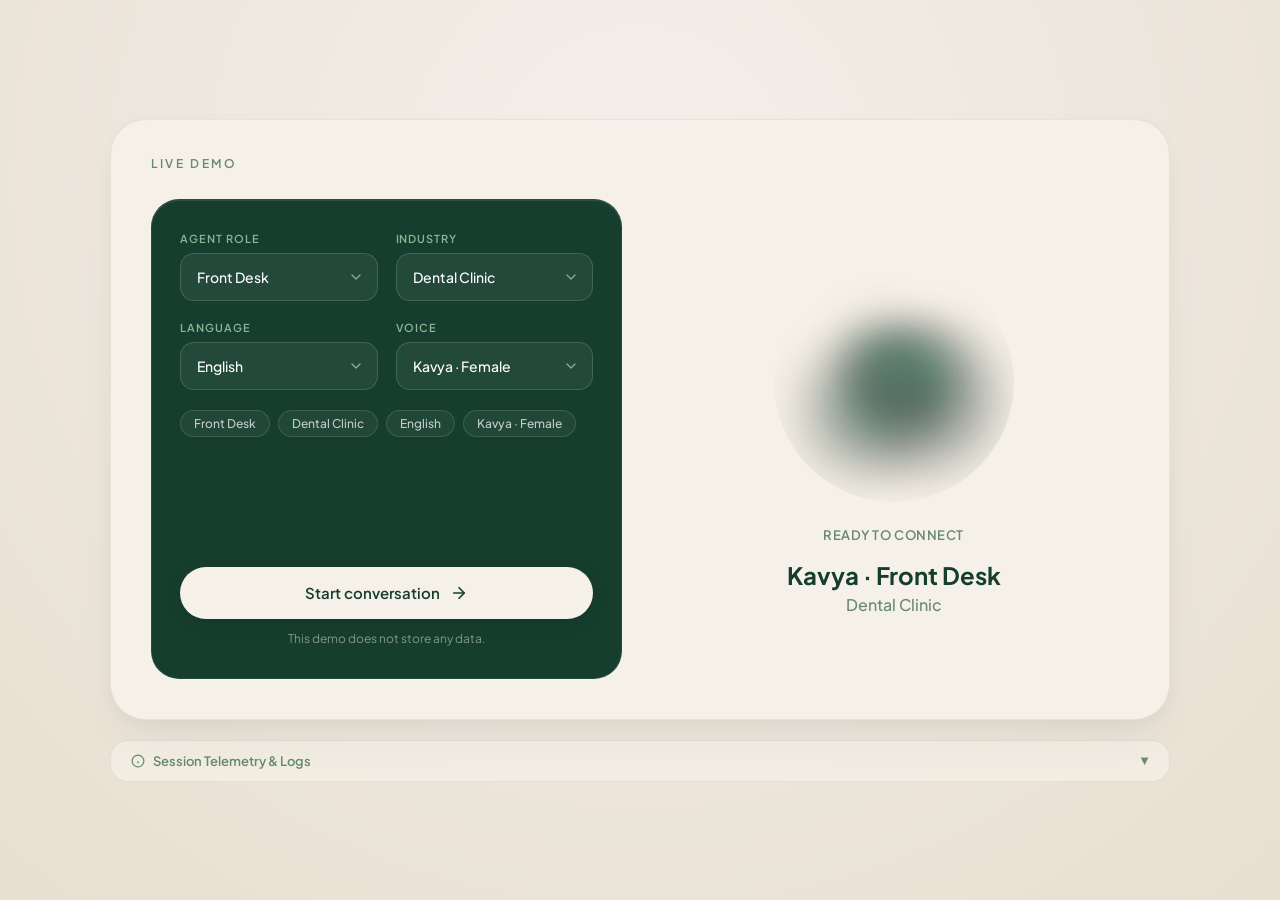
<file: static/index.html>
<!DOCTYPE html>
<html lang="en">
<head>
  <meta charset="UTF-8">
  <meta name="viewport" content="width=device-width, initial-scale=1.0">
  <title>Khyra AI | Realtime Voice AI Demo</title>
  <meta name="description" content="Khyra AI - Low-latency conversational AI streaming directly in your browser over LiveKit WebRTC.">
  
  <link rel="preconnect" href="https://fonts.googleapis.com">
  <link rel="preconnect" href="https://fonts.gstatic.com" crossorigin>
  <link href="https://fonts.googleapis.com/css2?family=Plus+Jakarta+Sans:wght@400;500;600;700&display=swap" rel="stylesheet">
  
  <link rel="stylesheet" href="/static/style.css">
</head>
<body>
  <div class="demo-page-wrapper">
    <!-- Main Modal / Card -->
    <main class="demo-card">
      
      <!-- Top Eyebrow Label -->
      <div class="demo-eyebrow">LIVE DEMO</div>

      <!-- Two-Column Interactive Layout -->
      <div class="demo-content-grid">
        
        <!-- Left Column: Dark Forest Green Configuration Panel -->
        <section class="config-panel" id="config-panel">
          <div class="config-inner">
            
            <!-- 2x2 Dropdowns Grid -->
            <div class="controls-grid">
              
              <!-- Field 1: Agent Role -->
              <div class="field-item">
                <label for="role-select" class="field-label">AGENT ROLE</label>
                <div class="select-container">
                  <select id="role-select" class="styled-select" aria-label="Agent Role">
                    <!-- Populated via app.js -->
                  </select>
                  <svg class="select-icon" viewBox="0 0 24 24" width="16" height="16" fill="none" stroke="currentColor" stroke-width="2" stroke-linecap="round" stroke-linejoin="round">
                    <polyline points="6 9 12 15 18 9"></polyline>
                  </svg>
                </div>
              </div>

              <!-- Field 2: Industry -->
              <div class="field-item">
                <label for="domain-select" class="field-label">INDUSTRY</label>
                <div class="select-container">
                  <select id="domain-select" class="styled-select" aria-label="Industry">
                    <!-- Populated dynamically via app.js -->
                  </select>
                  <svg class="select-icon" viewBox="0 0 24 24" width="16" height="16" fill="none" stroke="currentColor" stroke-width="2" stroke-linecap="round" stroke-linejoin="round">
                    <polyline points="6 9 12 15 18 9"></polyline>
                  </svg>
                </div>
              </div>

              <!-- Field 3: Language -->
              <div class="field-item">
                <label for="language-select" class="field-label">LANGUAGE</label>
                <div class="select-container">
                  <select id="language-select" class="styled-select" aria-label="Language">
                    <!-- Populated via app.js -->
                  </select>
                  <svg class="select-icon" viewBox="0 0 24 24" width="16" height="16" fill="none" stroke="currentColor" stroke-width="2" stroke-linecap="round" stroke-linejoin="round">
                    <polyline points="6 9 12 15 18 9"></polyline>
                  </svg>
                </div>
              </div>

              <!-- Field 4: Voice -->
              <div class="field-item">
                <label for="voice-select" class="field-label">VOICE</label>
                <div class="select-container">
                  <select id="voice-select" class="styled-select" aria-label="Voice">
                    <!-- Populated via app.js -->
                  </select>
                  <svg class="select-icon" viewBox="0 0 24 24" width="16" height="16" fill="none" stroke="currentColor" stroke-width="2" stroke-linecap="round" stroke-linejoin="round">
                    <polyline points="6 9 12 15 18 9"></polyline>
                  </svg>
                </div>
              </div>

            </div>

            <!-- Active Configuration Badges / Pills -->
            <div class="pills-container" id="pills-container">
              <span class="config-pill" id="pill-role">Front Desk</span>
              <span class="config-pill" id="pill-domain">Dental Clinic</span>
              <span class="config-pill" id="pill-language">English</span>
              <span class="config-pill" id="pill-voice">Kavya · Female</span>
            </div>

          </div>

          <!-- Bottom Action Area -->
          <div class="config-actions">
            <!-- Idle State Button -->
            <button id="start-btn" class="action-btn btn-start" aria-label="Start Conversation">
              <span>Start conversation</span>
              <svg viewBox="0 0 24 24" width="18" height="18" fill="none" stroke="currentColor" stroke-width="2.2" stroke-linecap="round" stroke-linejoin="round">
                <line x1="5" y1="12" x2="19" y2="12"></line>
                <polyline points="12 5 19 12 12 19"></polyline>
              </svg>
            </button>

            <!-- Connecting State Button -->
            <button id="connecting-btn" class="action-btn btn-connecting hidden" disabled aria-label="Connecting">
              <svg class="spinner-icon" viewBox="0 0 24 24" width="18" height="18" fill="none" stroke="currentColor" stroke-width="2.5">
                <circle cx="12" cy="12" r="10" stroke-opacity="0.25" stroke="currentColor"></circle>
                <path d="M12 2a10 10 0 0 1 10 10" stroke="currentColor"></path>
              </svg>
              <span>Connecting...</span>
            </button>

            <!-- Active / Talking In-Call Controls -->
            <div id="active-controls" class="active-controls-group hidden">
              <button id="end-btn" class="action-btn btn-end" aria-label="End Conversation">
                <svg viewBox="0 0 24 24" width="16" height="16" fill="currentColor">
                  <rect x="5" y="5" width="14" height="14" rx="2"></rect>
                </svg>
                <span>End conversation</span>
              </button>
              <button id="mute-btn" class="action-btn btn-mute-icon" aria-label="Mute / Unmute" title="Toggle Microphone Mute">
                <svg id="mic-on-icon" viewBox="0 0 24 24" width="18" height="18" fill="none" stroke="currentColor" stroke-width="2" stroke-linecap="round" stroke-linejoin="round">
                  <path d="M12 2a3 3 0 0 0-3 3v7a3 3 0 0 0 6 0V5a3 3 0 0 0-3-3Z"></path>
                  <path d="M19 10v2a7 7 0 0 1-14 0v-2"></path>
                  <line x1="12" y1="19" x2="12" y2="22"></line>
                </svg>
                <svg id="mic-off-icon" class="hidden" viewBox="0 0 24 24" width="18" height="18" fill="none" stroke="currentColor" stroke-width="2" stroke-linecap="round" stroke-linejoin="round">
                  <line x1="1" y1="1" x2="23" y2="23"></line>
                  <path d="M9 9v3a3 3 0 0 0 5.12 2.12M15 9.34V5a3 3 0 0 0-5.68-1.33"></path>
                  <path d="M17 16.95A7 7 0 0 1 5 12v-2m14 0v2a7 7 0 0 1-.11 1.23"></path>
                  <line x1="12" y1="19" x2="12" y2="22"></line>
                </svg>
              </button>
            </div>

            <!-- Error & Ended State Button (Close & reconfigure) -->
            <button id="reconfigure-btn" class="action-btn btn-reconfigure hidden" aria-label="Close and reconfigure">
              <svg viewBox="0 0 24 24" width="18" height="18" fill="none" stroke="currentColor" stroke-width="2.2" stroke-linecap="round" stroke-linejoin="round">
                <path d="M3 12a9 9 0 1 0 9-9 9.75 9.75 0 0 0-6.74 2.74L3 8"></path>
                <path d="M3 3v5h5"></path>
              </svg>
              <span>Close &amp; reconfigure</span>
            </button>

            <!-- Disclaimer Notice -->
            <p class="data-disclaimer">This demo does not store any data.</p>
          </div>

        </section>

        <!-- Right Column: Visualizer Orb, Status, Agent & Domain Persona Info -->
        <section class="display-panel" id="display-panel">
          
          <!-- Organic Siri Glowing Orb Canvas -->
          <div class="orb-stage">
            <canvas id="siri-orb-canvas" width="400" height="400" aria-label="Voice activity visualizer"></canvas>
          </div>

          <!-- Dynamic Status Text -->
          <div id="status-message" class="status-message status-idle">
            Ready to connect
          </div>

          <!-- Agent Persona & Industry Branding -->
          <div class="persona-branding">
            <h2 id="agent-display-title" class="agent-title">Kavya · Front Desk</h2>
            <p id="agent-display-industry" class="agent-domain">Dental Clinic</p>
          </div>

        </section>

      </div>
    </main>

    <!-- Diagnostics & LiveKit Session Telemetry Drawer (collapsible, subtle) -->
    <details class="telemetry-drawer">
      <summary class="drawer-header">
        <span class="drawer-label">
          <svg viewBox="0 0 24 24" width="14" height="14" fill="none" stroke="currentColor" stroke-width="2"><circle cx="12" cy="12" r="10"/><line x1="12" y1="16" x2="12" y2="12"/><line x1="12" y1="8" x2="12.01" y2="8"/></svg>
          Session Telemetry &amp; Logs
        </span>
        <div class="drawer-meta-pills">
          <span id="room-tag" class="meta-pill hidden">Room: <strong id="room-id-val">-</strong></span>
          <span id="latency-tag" class="meta-pill hidden">RTT: <strong id="latency-val">0ms</strong></span>
          <span class="drawer-caret">▼</span>
        </div>
      </summary>
      <div class="drawer-content">
        <div id="activity-log" class="activity-log-box">
          <div class="log-row log-system">LiveKit WebRTC voice interface loaded. Ready.</div>
        </div>
      </div>
    </details>
  </div>

  <!-- Audio sink for remote agent speech streaming -->
  <audio id="agent-audio-sink" autoplay playsinline></audio>

  <!-- LiveKit Client SDK (Local bundle with fallback) -->
  <script src="/static/js/livekit-client.umd.min.js"></script>
  <script>
    if (!window.LivekitClient) {
      console.warn("Local LiveKit SDK not found, loading from CDN...");
      var script = document.createElement('script');
      script.src = "https://cdn.jsdelivr.net/npm/livekit-client/dist/livekit-client.umd.min.js";
      document.head.appendChild(script);
    }
  </script>
  <script src="/static/app.js"></script>
</body>
</html>
</file>
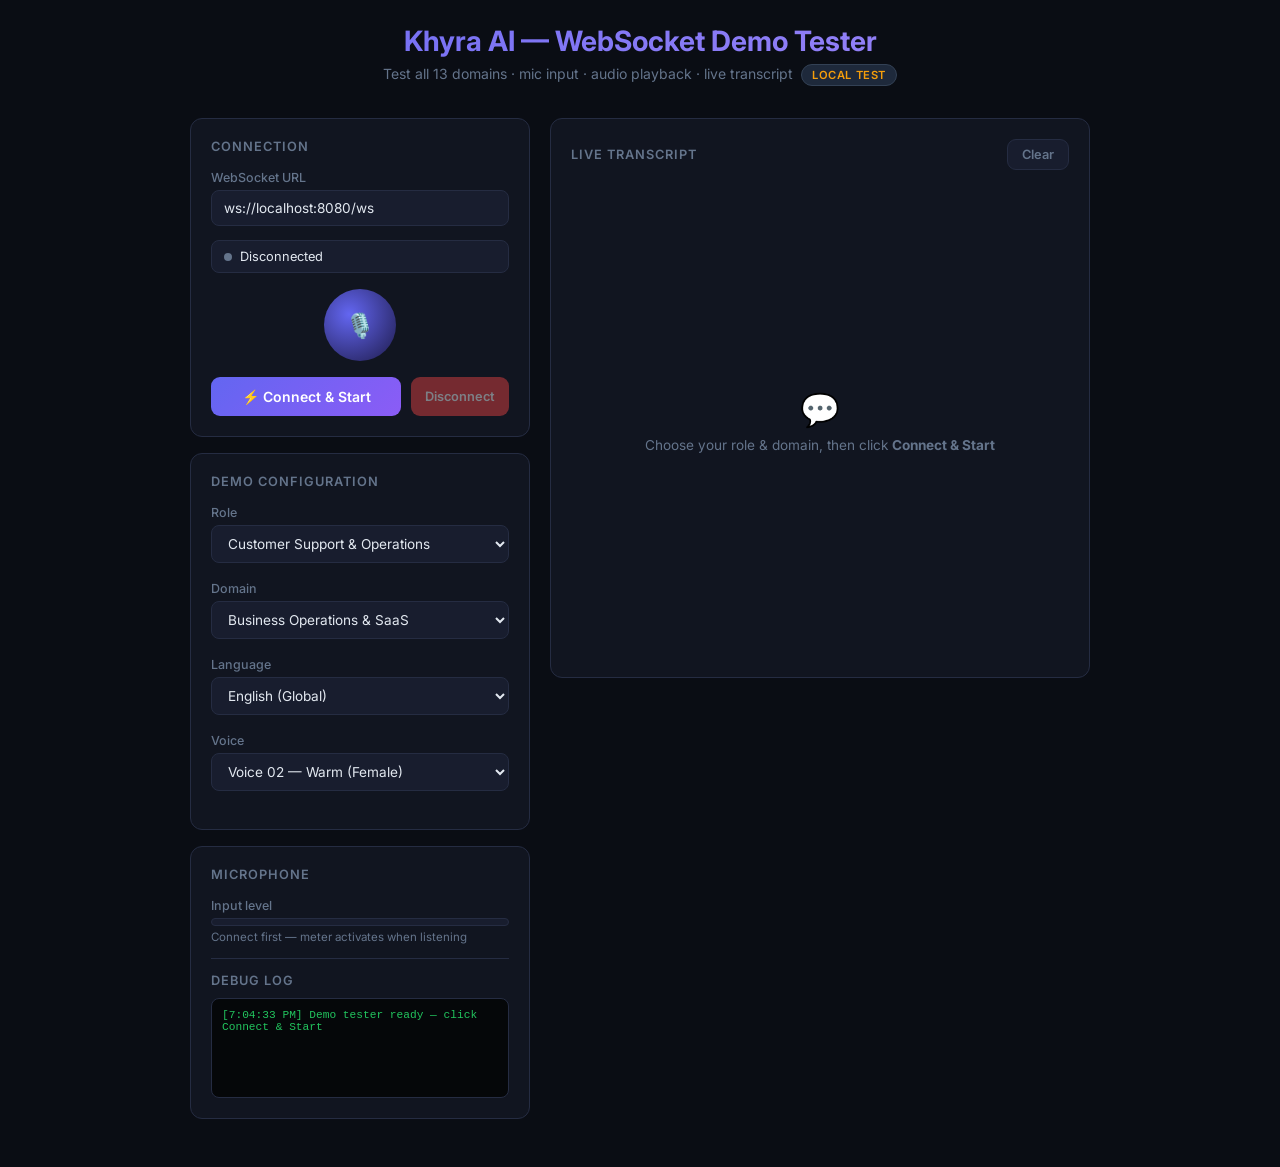
<file: static/demo_test.html>
<!DOCTYPE html>
<html lang="en">
<head>
  <meta charset="UTF-8" />
  <meta name="viewport" content="width=device-width, initial-scale=1.0" />
  <title>Khyra AI — WebSocket Demo Test</title>
  <link rel="preconnect" href="https://fonts.googleapis.com" />
  <link href="https://fonts.googleapis.com/css2?family=Inter:wght@300;400;500;600;700&display=swap" rel="stylesheet" />
  <style>
    *, *::before, *::after { box-sizing: border-box; margin: 0; padding: 0; }

    :root {
      --bg: #0a0d14;
      --surface: #111520;
      --surface2: #181d2e;
      --border: #252c42;
      --accent: #6366f1;
      --accent2: #8b5cf6;
      --green: #22c55e;
      --red: #ef4444;
      --yellow: #f59e0b;
      --text: #e2e8f0;
      --muted: #64748b;
      --radius: 12px;
    }

    body {
      font-family: 'Inter', sans-serif;
      background: var(--bg);
      color: var(--text);
      min-height: 100vh;
      padding: 24px 16px 48px;
    }

    header {
      text-align: center;
      margin-bottom: 32px;
    }
    header h1 {
      font-size: 1.75rem;
      font-weight: 700;
      background: linear-gradient(135deg, #6366f1, #a78bfa);
      -webkit-background-clip: text;
      -webkit-text-fill-color: transparent;
    }
    header p { color: var(--muted); font-size: 0.875rem; margin-top: 6px; }

    .badge {
      display: inline-block;
      padding: 3px 10px;
      border-radius: 99px;
      font-size: 0.7rem;
      font-weight: 600;
      letter-spacing: .05em;
      text-transform: uppercase;
    }
    .badge-test { background: #1e293b; color: var(--yellow); border: 1px solid #334155; }

    .layout {
      max-width: 900px;
      margin: 0 auto;
      display: grid;
      grid-template-columns: 340px 1fr;
      gap: 20px;
    }

    @media (max-width: 720px) {
      .layout { grid-template-columns: 1fr; }
    }

    .card {
      background: var(--surface);
      border: 1px solid var(--border);
      border-radius: var(--radius);
      padding: 20px;
    }
    .card h2 {
      font-size: 0.8rem;
      font-weight: 600;
      color: var(--muted);
      letter-spacing: .08em;
      text-transform: uppercase;
      margin-bottom: 16px;
    }

    label {
      display: block;
      font-size: 0.78rem;
      font-weight: 500;
      color: var(--muted);
      margin-bottom: 5px;
    }
    select, input[type="text"] {
      width: 100%;
      background: var(--surface2);
      border: 1px solid var(--border);
      border-radius: 8px;
      color: var(--text);
      padding: 9px 12px;
      font-size: 0.85rem;
      font-family: inherit;
      outline: none;
      margin-bottom: 14px;
      transition: border-color .2s;
      cursor: pointer;
    }
    select:focus, input[type="text"]:focus { border-color: var(--accent); }
    select option { background: #1e293b; }

    .field-group { margin-bottom: 4px; }

    /* Mic level meter */
    .meter-wrap {
      background: var(--surface2);
      border: 1px solid var(--border);
      border-radius: 6px;
      height: 8px;
      overflow: hidden;
      margin-bottom: 14px;
    }
    #mic-meter {
      height: 100%;
      width: 0%;
      border-radius: 6px;
      background: linear-gradient(90deg, var(--green), #84cc16);
      transition: width .08s ease;
    }

    .btn {
      display: flex;
      align-items: center;
      justify-content: center;
      gap: 8px;
      width: 100%;
      padding: 11px;
      border: none;
      border-radius: 9px;
      font-size: 0.875rem;
      font-weight: 600;
      font-family: inherit;
      cursor: pointer;
      transition: all .2s;
    }
    .btn-primary {
      background: linear-gradient(135deg, var(--accent), var(--accent2));
      color: #fff;
    }
    .btn-primary:hover { opacity: .88; transform: translateY(-1px); }
    .btn-danger { background: var(--red); color: #fff; }
    .btn-danger:hover { opacity: .88; }
    .btn-sm { padding: 7px 14px; width: auto; font-size: .8rem; }
    .btn:disabled { opacity: .45; cursor: not-allowed; transform: none; }

    .btn-row { display: flex; gap: 10px; margin-top: 4px; }

    /* Status indicator */
    .status-bar {
      display: flex;
      align-items: center;
      gap: 8px;
      padding: 8px 12px;
      border-radius: 8px;
      background: var(--surface2);
      border: 1px solid var(--border);
      font-size: 0.8rem;
      margin-bottom: 14px;
    }
    .dot {
      width: 8px; height: 8px;
      border-radius: 50%;
      flex-shrink: 0;
    }
    .dot-idle { background: var(--muted); }
    .dot-connecting { background: var(--yellow); animation: pulse .8s infinite alternate; }
    .dot-ready { background: var(--green); animation: pulse .8s infinite alternate; }
    .dot-listening { background: var(--green); animation: pulse .4s infinite alternate; }
    .dot-speaking { background: var(--accent); animation: pulse .5s infinite alternate; }
    .dot-processing { background: var(--yellow); animation: pulse .6s infinite alternate; }
    .dot-error { background: var(--red); }

    @keyframes pulse {
      from { opacity: 1; }
      to { opacity: .3; }
    }

    /* Orb */
    .orb-wrap {
      display: flex;
      justify-content: center;
      margin: 16px 0;
    }
    .orb {
      width: 72px; height: 72px;
      border-radius: 50%;
      background: radial-gradient(circle at 35% 35%, #6366f1, #1e1b4b);
      box-shadow: 0 0 0 0 rgba(99,102,241,.5);
      transition: all .3s ease;
      position: relative;
      display: flex;
      align-items: center;
      justify-content: center;
      font-size: 1.5rem;
    }
    .orb.listening {
      animation: orb-pulse 1.2s ease-in-out infinite;
      box-shadow: 0 0 20px rgba(34,197,94,.6);
      background: radial-gradient(circle at 35% 35%, #22c55e, #14532d);
    }
    .orb.speaking {
      animation: orb-pulse .8s ease-in-out infinite;
      box-shadow: 0 0 20px rgba(99,102,241,.8);
    }
    .orb.processing {
      box-shadow: 0 0 15px rgba(245,158,11,.6);
      background: radial-gradient(circle at 35% 35%, #f59e0b, #78350f);
    }

    @keyframes orb-pulse {
      0%, 100% { transform: scale(1); }
      50% { transform: scale(1.12); }
    }

    /* Right column: transcript */
    .transcript-panel {
      display: flex;
      flex-direction: column;
      height: 560px;
    }
    .transcript-panel h2 { flex-shrink: 0; }

    #transcript {
      flex: 1;
      overflow-y: auto;
      display: flex;
      flex-direction: column;
      gap: 10px;
      padding: 4px 0;
      scrollbar-width: thin;
      scrollbar-color: var(--border) transparent;
    }

    .msg {
      max-width: 88%;
      padding: 10px 14px;
      border-radius: 12px;
      font-size: 0.85rem;
      line-height: 1.5;
      animation: fade-in .2s ease;
    }
    @keyframes fade-in { from { opacity: 0; transform: translateY(6px); } to { opacity: 1; } }

    .msg-user {
      align-self: flex-end;
      background: var(--surface2);
      border: 1px solid var(--border);
      border-bottom-right-radius: 3px;
      color: var(--text);
    }
    .msg-agent {
      align-self: flex-start;
      background: linear-gradient(135deg, rgba(99,102,241,.15), rgba(139,92,246,.1));
      border: 1px solid rgba(99,102,241,.3);
      border-bottom-left-radius: 3px;
      color: var(--text);
    }
    .msg-meta {
      display: block;
      font-size: 0.68rem;
      color: var(--muted);
      margin-bottom: 3px;
      font-weight: 500;
    }
    .msg-system {
      align-self: center;
      background: none;
      border: none;
      font-size: 0.73rem;
      color: var(--muted);
      padding: 2px 0;
    }
    .msg-error {
      align-self: center;
      background: rgba(239,68,68,.12);
      border: 1px solid rgba(239,68,68,.3);
      color: #fca5a5;
      border-radius: 8px;
      font-size: .8rem;
      max-width: 100%;
    }

    .empty-state {
      flex: 1;
      display: flex;
      flex-direction: column;
      align-items: center;
      justify-content: center;
      color: var(--muted);
      font-size: 0.85rem;
      gap: 8px;
      text-align: center;
    }
    .empty-state span { font-size: 2rem; }

    /* ws url field */
    .ws-url-row {
      display: flex;
      gap: 8px;
      align-items: center;
      margin-bottom: 14px;
    }
    .ws-url-row input { margin-bottom: 0; flex: 1; }

    /* divider */
    hr { border: none; border-top: 1px solid var(--border); margin: 14px 0; }

    .hint { font-size: .72rem; color: var(--muted); margin-top: -10px; margin-bottom: 12px; }

    /* audio bars (decorative speaking indicator) */
    .audio-bars {
      display: flex;
      gap: 3px;
      align-items: flex-end;
      height: 20px;
      justify-content: center;
      margin: 8px 0;
    }
    .audio-bars span {
      width: 3px;
      border-radius: 2px;
      background: var(--accent);
      animation: bar-bounce .6s ease-in-out infinite alternate;
    }
    .audio-bars span:nth-child(1) { height: 6px; animation-delay: 0s; }
    .audio-bars span:nth-child(2) { height: 14px; animation-delay: .1s; }
    .audio-bars span:nth-child(3) { height: 20px; animation-delay: .2s; }
    .audio-bars span:nth-child(4) { height: 14px; animation-delay: .1s; }
    .audio-bars span:nth-child(5) { height: 6px; animation-delay: 0s; }
    .audio-bars { display: none; }
    .audio-bars.active { display: flex; }

    @keyframes bar-bounce {
      from { transform: scaleY(.4); }
      to { transform: scaleY(1); }
    }

    /* Debug log */
    #debug-log {
      background: #050709;
      border: 1px solid var(--border);
      border-radius: 8px;
      font-size: 0.7rem;
      font-family: 'JetBrains Mono', monospace;
      color: #94a3b8;
      padding: 10px;
      height: 100px;
      overflow-y: auto;
      scrollbar-width: thin;
    }
    .log-info { color: #64748b; }
    .log-ok { color: #22c55e; }
    .log-warn { color: #f59e0b; }
    .log-err { color: #ef4444; }
  </style>
</head>
<body>

<header>
  <h1>Khyra AI — WebSocket Demo Tester</h1>
  <p>Test all 13 domains · mic input · audio playback · live transcript &nbsp;<span class="badge badge-test">local test</span></p>
</header>

<div class="layout">

  <!-- LEFT: Controls -->
  <div>
    <!-- WS URL -->
    <div class="card" style="margin-bottom:16px">
      <h2>Connection</h2>
      <label>WebSocket URL</label>
      <div class="ws-url-row">
        <input type="text" id="ws-url" value="ws://localhost:8080/ws" />
      </div>

      <div class="status-bar">
        <div class="dot dot-idle" id="status-dot"></div>
        <span id="status-text">Disconnected</span>
      </div>

      <div class="orb-wrap">
        <div class="orb" id="orb">🎙️</div>
      </div>

      <div class="audio-bars" id="audio-bars">
        <span></span><span></span><span></span><span></span><span></span>
      </div>

      <div class="btn-row">
        <button class="btn btn-primary" id="btn-connect">⚡ Connect &amp; Start</button>
        <button class="btn btn-danger btn-sm" id="btn-disconnect" disabled>Disconnect</button>
      </div>
    </div>

    <!-- Config -->
    <div class="card" style="margin-bottom:16px">
      <h2>Demo Configuration</h2>

      <div class="field-group">
        <label>Role</label>
        <select id="sel-role">
          <option value="support_line">Customer Support &amp; Operations</option>
          <option value="lead_followup">Lead Qualification &amp; Sales</option>
          <option value="front_desk">Front Desk &amp; Coordination</option>
        </select>
      </div>

      <div class="field-group">
        <label>Domain</label>
        <select id="sel-domain"></select>
      </div>

      <div class="field-group">
        <label>Language</label>
        <select id="sel-language">
          <option value="en">English (Global)</option>
          <option value="en-US">English (US)</option>
          <option value="en-GB">English (UK)</option>
        </select>
      </div>

      <div class="field-group">
        <label>Voice</label>
        <select id="sel-voice">
          <option value="voice_1">Voice 01 — Professional (Female)</option>
          <option value="voice_2" selected>Voice 02 — Warm (Female)</option>
          <option value="voice_3">Voice 03 — Direct (Female)</option>
          <option value="voice_4">Voice 04 — Balanced (Female)</option>
          <option value="voice_5">Voice 05 — Calm (Female)</option>
          <option value="voice_6">Voice 06 — Executive (Male)</option>
          <option value="voice_7">Voice 07 — Warm (Male)</option>
          <option value="voice_8">Voice 08 — Neutral (Male)</option>
          <option value="voice_9">Voice 09 — Authoritative (Male)</option>
          <option value="voice_10">Voice 10 — Conversational (Male)</option>
        </select>
      </div>
    </div>

    <!-- Mic test -->
    <div class="card">
      <h2>Microphone</h2>
      <label>Input level</label>
      <div class="meter-wrap"><div id="mic-meter"></div></div>
      <p class="hint">Connect first — meter activates when listening</p>
      <hr />
      <h2 style="margin-bottom:10px">Debug Log</h2>
      <div id="debug-log"></div>
    </div>
  </div>

  <!-- RIGHT: Transcript -->
  <div class="card transcript-panel">
    <h2 style="display:flex;align-items:center;justify-content:space-between">
      Live Transcript
      <button class="btn btn-sm" onclick="clearTranscript()" style="background:var(--surface2);color:var(--muted);border:1px solid var(--border)">Clear</button>
    </h2>
    <div id="transcript">
      <div class="empty-state">
        <span>💬</span>
        <div>Choose your role &amp; domain, then click <strong>Connect &amp; Start</strong></div>
      </div>
    </div>
  </div>

</div>

<script>
// ──────────────────────────────────────────────────────────────────────────────
// Domain map
const DOMAIN_MAP = {
  support_line: [
    { id: 'saas_product_support',       label: 'Business Operations & SaaS' },
    { id: 'access_management_support',  label: 'Account & Access Services' },
    { id: 'devops_support',             label: 'Technical Operations Support' },
  ],
  lead_followup: [
    { id: 'real_estate',     label: 'Commercial & Residential Property' },
    { id: 'it_projects',     label: 'Enterprise Technology Projects' },
    { id: 'ai_voice_services', label: 'Operational AI Services' },
  ],
  front_desk: [
    { id: 'general_clinic',    label: 'Medical & Healthcare Center' },
    { id: 'hotel_resort',      label: 'Hotels & Hospitality' },
    { id: 'dental_clinic',     label: 'Dental Clinic' },
    { id: 'veterinary_clinic', label: 'Veterinary Clinic' },
    { id: 'spa_salon',         label: 'Spa & Wellness' },
    { id: 'cosmetic_clinic',   label: 'Aesthetic Clinic' },
    { id: 'therapist_clinic',  label: 'Consultation & Therapy' },
  ],
};

// ──────────────────────────────────────────────────────────────────────────────
// UI elements
const selRole   = document.getElementById('sel-role');
const selDomain = document.getElementById('sel-domain');
const selLang   = document.getElementById('sel-language');
const selVoice  = document.getElementById('sel-voice');
const btnConnect    = document.getElementById('btn-connect');
const btnDisconnect = document.getElementById('btn-disconnect');
const statusDot  = document.getElementById('status-dot');
const statusText = document.getElementById('status-text');
const orb        = document.getElementById('orb');
const audioBars  = document.getElementById('audio-bars');
const transcript = document.getElementById('transcript');
const micMeter   = document.getElementById('mic-meter');
const debugLog   = document.getElementById('debug-log');
const wsUrl      = document.getElementById('ws-url');

// ──────────────────────────────────────────────────────────────────────────────
// Populate domains on role change
function populateDomains() {
  const domains = DOMAIN_MAP[selRole.value] || [];
  selDomain.innerHTML = domains.map(d =>
    `<option value="${d.id}">${d.label}</option>`
  ).join('');
}
selRole.addEventListener('change', populateDomains);
populateDomains();

// ──────────────────────────────────────────────────────────────────────────────
// State
let ws = null;
let audioCtx = null;
let mediaStream = null;
let scriptProcessor = null;
let analyser = null;
let state = 'idle';    // idle | connecting | ready | listening | processing | speaking | error
let audioQueue = [];   // queued PCM Int16 chunk bytes while speaking
let isPlaying = false;
let silenceTimer = null;
const SILENCE_MS    = 1200;  // ms of silence before we send audio_end
const SILENCE_THRESH = 0.01; // RMS threshold — below this = silence
let sendingAudio = false;    // true while user is speaking and we're buffering

// ──────────────────────────────────────────────────────────────────────────────
// Debug log
function dbg(msg, cls = 'log-info') {
  const line = document.createElement('div');
  line.className = cls;
  line.textContent = `[${new Date().toLocaleTimeString()}] ${msg}`;
  debugLog.appendChild(line);
  debugLog.scrollTop = debugLog.scrollHeight;
}

// ──────────────────────────────────────────────────────────────────────────────
// Status + orb
function setStatus(s, label, orbClass, orbEmoji) {
  state = s;
  statusDot.className = `dot dot-${s}`;
  statusText.textContent = label;
  orb.className = `orb ${orbClass || ''}`;
  orb.textContent = orbEmoji || '🎙️';
  audioBars.classList.toggle('active', s === 'speaking');
}

// ──────────────────────────────────────────────────────────────────────────────
// Transcript helpers
function clearTranscript() {
  transcript.innerHTML = `<div class="empty-state"><span>💬</span><div>Transcript cleared</div></div>`;
}

function addMsg(text, role, name) {
  // Remove empty state
  const empty = transcript.querySelector('.empty-state');
  if (empty) empty.remove();

  const div = document.createElement('div');
  if (role === 'user') {
    div.className = 'msg msg-user';
    div.innerHTML = `<span class="msg-meta">You</span>${escHtml(text)}`;
  } else if (role === 'agent') {
    div.className = 'msg msg-agent';
    div.innerHTML = `<span class="msg-meta">Agent</span>${escHtml(text)}`;
  } else if (role === 'system') {
    div.className = 'msg msg-system';
    div.textContent = text;
  } else if (role === 'error') {
    div.className = 'msg msg-error';
    div.innerHTML = `⚠️ ${escHtml(text)}`;
  }
  transcript.appendChild(div);
  transcript.scrollTop = transcript.scrollHeight;
}

function escHtml(t) {
  return t.replace(/&/g,'&amp;').replace(/</g,'&lt;').replace(/>/g,'&gt;');
}

// ──────────────────────────────────────────────────────────────────────────────
// PCM Int16 → WAV → AudioBuffer for browser playback
function pcmInt16ToAudioBuffer(int16Array, sampleRate) {
  const floatData = new Float32Array(int16Array.length);
  for (let i = 0; i < int16Array.length; i++) {
    floatData[i] = int16Array[i] / 32768;
  }
  const buf = audioCtx.createBuffer(1, floatData.length, sampleRate);
  buf.copyToChannel(floatData, 0);
  return buf;
}

// Queue-based PCM audio playback
let playhead = audioCtx ? audioCtx.currentTime : 0;

async function enqueueAudioChunk(arrayBuffer) {
  if (!audioCtx) return;
  const int16 = new Int16Array(arrayBuffer);
  const audioBuf = pcmInt16ToAudioBuffer(int16, 16000);
  const source = audioCtx.createBufferSource();
  source.buffer = audioBuf;
  source.connect(audioCtx.destination);

  const now = audioCtx.currentTime;
  if (playhead < now) playhead = now;
  source.start(playhead);
  playhead += audioBuf.duration;
}

// ──────────────────────────────────────────────────────────────────────────────
// Connect flow
async function connect() {
  if (ws) disconnect();

  setStatus('connecting', 'Connecting…', '', '⏳');
  dbg(`Connecting to ${wsUrl.value}…`, 'log-info');

  // Init audio context
  try {
    audioCtx = new (window.AudioContext || window.webkitAudioContext)({ sampleRate: 16000 });
    playhead = audioCtx.currentTime;
  } catch (e) {
    dbg(`AudioContext error: ${e.message}`, 'log-err');
    addMsg('Could not create AudioContext: ' + e.message, 'error');
    setStatus('error', 'Audio error', '', '❌');
    return;
  }

  // Request mic
  try {
    mediaStream = await navigator.mediaDevices.getUserMedia({
      audio: { sampleRate: 16000, channelCount: 1, echoCancellation: true, noiseSuppression: true }
    });
    dbg('Microphone access granted', 'log-ok');
  } catch (e) {
    dbg(`Mic error: ${e.message}`, 'log-err');
    addMsg('Microphone access denied: ' + e.message, 'error');
    setStatus('error', 'Mic denied', '', '❌');
    return;
  }

  // Wire up mic → analyser → ScriptProcessor
  const source = audioCtx.createMediaStreamSource(mediaStream);
  analyser = audioCtx.createAnalyser();
  analyser.fftSize = 512;
  scriptProcessor = audioCtx.createScriptProcessor(4096, 1, 1);
  source.connect(analyser);
  analyser.connect(scriptProcessor);
  scriptProcessor.connect(audioCtx.destination);

  // Mic level meter
  const meterBuf = new Uint8Array(analyser.frequencyBinCount);
  function updateMeter() {
    if (!analyser) return;
    analyser.getByteFrequencyData(meterBuf);
    const avg = meterBuf.reduce((a, b) => a + b, 0) / meterBuf.length;
    micMeter.style.width = Math.min(100, avg * 2) + '%';
    requestAnimationFrame(updateMeter);
  }
  updateMeter();

  // Open WebSocket
  try {
    ws = new WebSocket(wsUrl.value);
    ws.binaryType = 'arraybuffer';
  } catch (e) {
    dbg(`WS open error: ${e.message}`, 'log-err');
    setStatus('error', 'WS error', '', '❌');
    return;
  }

  ws.onopen = () => {
    dbg('WebSocket connected — sending init', 'log-ok');
    const initMsg = {
      type: 'init',
      role: selRole.value,
      domain: selDomain.value,
      language: selLang.value,
      voice_id: selVoice.value,
    };
    dbg(`init → ${JSON.stringify(initMsg)}`, 'log-info');
    ws.send(JSON.stringify(initMsg));
    addMsg(`Connected · role=${initMsg.role} · domain=${initMsg.domain} · lang=${initMsg.language} · voice=${initMsg.voice_id}`, 'system');
  };

  ws.onmessage = async (event) => {
    // Binary = PCM audio chunk from agent
    if (event.data instanceof ArrayBuffer) {
      await enqueueAudioChunk(event.data);
      return;
    }

    // JSON message
    let msg;
    try { msg = JSON.parse(event.data); }
    catch { dbg(`Unparseable WS message: ${event.data}`, 'log-warn'); return; }

    dbg(`← ${JSON.stringify(msg)}`, 'log-info');

    if (msg.type === 'ready') {
      setStatus('listening', 'Listening…', 'listening', '🎙️');
      addMsg('Agent is ready — speak now!', 'system');
      enableMicCapture();
    }
    else if (msg.type === 'response_text') {
      setStatus('speaking', 'Agent speaking…', 'speaking', '🔊');
      addMsg(msg.text, 'agent');
    }
    else if (msg.type === 'audio_end') {
      // Wait a tick for audio to flush, then go back to listening
      setTimeout(() => {
        if (state !== 'idle') {
          setStatus('listening', 'Listening…', 'listening', '🎙️');
          playhead = audioCtx ? audioCtx.currentTime : 0;
        }
      }, 400);
    }
    else if (msg.type === 'error') {
      addMsg(msg.message || 'Unknown error', 'error');
      dbg(`Server error: ${msg.message}`, 'log-err');
    }
  };

  ws.onclose = (ev) => {
    dbg(`WS closed: code=${ev.code}`, 'log-warn');
    if (state !== 'idle') {
      setStatus('idle', 'Disconnected', '', '🎙️');
      addMsg('Connection closed.', 'system');
    }
    cleanupMic();
  };

  ws.onerror = () => {
    dbg('WebSocket error', 'log-err');
    setStatus('error', 'Connection error', '', '❌');
    addMsg('WebSocket error — is the server running?', 'error');
  };

  btnConnect.disabled = true;
  btnDisconnect.disabled = false;
  selRole.disabled = true;
  selDomain.disabled = true;
  selLang.disabled = true;
  selVoice.disabled = true;
}

// ──────────────────────────────────────────────────────────────────────────────
// Mic capture — VAD by RMS silence detection
function enableMicCapture() {
  if (!scriptProcessor || !ws) return;
  sendingAudio = false;

  scriptProcessor.onaudioprocess = (e) => {
    if (!ws || ws.readyState !== WebSocket.OPEN) return;
    if (state === 'speaking' || state === 'processing') return;

    const input = e.inputBuffer.getChannelData(0);

    // RMS level
    let sum = 0;
    for (let i = 0; i < input.length; i++) sum += input[i] * input[i];
    const rms = Math.sqrt(sum / input.length);

    const isSpeaking = rms > SILENCE_THRESH;

    if (isSpeaking) {
      // Clear any pending silence timer
      if (silenceTimer) { clearTimeout(silenceTimer); silenceTimer = null; }

      if (!sendingAudio) {
        sendingAudio = true;
        dbg('🎤 User speech started', 'log-ok');
        setStatus('listening', 'Listening (speaking)…', 'listening', '🎙️');
      }

      // Convert float32 → int16 and send
      const int16 = new Int16Array(input.length);
      for (let i = 0; i < input.length; i++) {
        int16[i] = Math.max(-32768, Math.min(32767, Math.round(input[i] * 32767)));
      }
      ws.send(int16.buffer);
    } else {
      if (sendingAudio && !silenceTimer) {
        silenceTimer = setTimeout(() => {
          if (!sendingAudio) return;
          sendingAudio = false;
          silenceTimer = null;
          dbg('🔇 Silence detected — sending audio_end', 'log-info');
          setStatus('processing', 'Processing…', 'processing', '⏳');
          ws.send(JSON.stringify({ type: 'audio_end' }));
        }, SILENCE_MS);
      }
    }
  };
}

// ──────────────────────────────────────────────────────────────────────────────
// Disconnect / cleanup
function disconnect() {
  setStatus('idle', 'Disconnected', '', '🎙️');
  cleanupMic();
  if (ws) { try { ws.close(); } catch {} ws = null; }
  btnConnect.disabled = false;
  btnDisconnect.disabled = true;
  selRole.disabled = false;
  selDomain.disabled = false;
  selLang.disabled = false;
  selVoice.disabled = false;
  micMeter.style.width = '0%';
  dbg('Disconnected', 'log-warn');
}

function cleanupMic() {
  if (silenceTimer) { clearTimeout(silenceTimer); silenceTimer = null; }
  if (scriptProcessor) { try { scriptProcessor.disconnect(); scriptProcessor.onaudioprocess = null; } catch {} scriptProcessor = null; }
  if (analyser) { try { analyser.disconnect(); } catch {} analyser = null; }
  if (mediaStream) { mediaStream.getTracks().forEach(t => t.stop()); mediaStream = null; }
  if (audioCtx) { try { audioCtx.close(); } catch {} audioCtx = null; }
}

// ──────────────────────────────────────────────────────────────────────────────
// Button handlers
btnConnect.addEventListener('click', connect);
btnDisconnect.addEventListener('click', disconnect);

// Auto-update domain on role change only if not connected
selRole.addEventListener('change', () => { if (!ws) populateDomains(); });

dbg('Demo tester ready — click Connect & Start', 'log-ok');
</script>
</body>
</html>
</file>
<file: static/style.css>
/* ==============================================================================
   KHYRA AI - REALTIME LIVE VOICE DEMO STYLESHEET
   Design: Editorial Forest Green & Warm Cream Modern Architecture
   ============================================================================== */

:root {
  /* Warm Cream & Oat Foundation */
  --bg-page: #ECE5D8;
  --bg-page-gradient: radial-gradient(circle at 50% 20%, #F5EFEB 0%, #E7DFD0 100%);
  --bg-card: #F6F1E8;
  --border-card: rgba(27, 67, 50, 0.08);

  /* Deep Forest Emerald / Evergreen */
  --pine-deep: #163e2e;
  --pine-card: #163e2e;
  --pine-surface: rgba(255, 255, 255, 0.06);
  --pine-surface-hover: rgba(255, 255, 255, 0.1);
  --pine-border: rgba(255, 255, 255, 0.14);
  --pine-border-hover: rgba(255, 255, 255, 0.28);
  --pine-text: #ffffff;
  --pine-text-muted: rgba(255, 255, 255, 0.72);
  --pine-label: #8fb397;

  /* Typography Colors */
  --text-dark: #163e2e;
  --text-muted: #688a6e;
  --text-dim: #8b9e87;

  /* Status Colors */
  --color-error: #ef4444;
  --color-error-bg: rgba(239, 68, 68, 0.12);
  --color-success: #10b981;
  --color-speaking: #2d6a4f;

  /* Typography */
  --font-sans: 'Plus Jakarta Sans', -apple-system, BlinkMacSystemFont, 'Segoe UI', Roboto, sans-serif;

  /* Radii & Transitions */
  --radius-card: 36px;
  --radius-panel: 28px;
  --radius-control: 14px;
  --radius-pill: 9999px;
  --transition: all 0.25s cubic-bezier(0.16, 1, 0.3, 1);
}

*, *::before, *::after {
  box-sizing: border-box;
  margin: 0;
  padding: 0;
}

body {
  font-family: var(--font-sans);
  background: var(--bg-page-gradient);
  background-color: var(--bg-page);
  color: var(--text-dark);
  min-height: 100vh;
  display: flex;
  flex-direction: column;
  align-items: center;
  justify-content: center;
  padding: 32px 20px;
  -webkit-font-smoothing: antialiased;
  -moz-osx-font-smoothing: grayscale;
}

/* Page Wrapper */
.demo-page-wrapper {
  width: 100%;
  max-width: 1060px;
  display: flex;
  flex-direction: column;
  gap: 20px;
}

/* ==============================================================================
   Main Live Demo Card
   ============================================================================== */
.demo-card {
  background-color: var(--bg-card);
  border: 1px solid var(--border-card);
  border-radius: var(--radius-card);
  padding: 36px 40px 40px;
  box-shadow: 
    0 24px 50px -15px rgba(27, 67, 50, 0.08),
    0 4px 16px rgba(0, 0, 0, 0.03);
  position: relative;
  overflow: hidden;
  transition: var(--transition);
}

/* Top "LIVE DEMO" Label */
.demo-eyebrow {
  font-size: 12px;
  font-weight: 600;
  letter-spacing: 0.22em;
  text-transform: uppercase;
  color: var(--text-muted);
  margin-bottom: 28px;
  user-select: none;
}

/* Grid Layout */
.demo-content-grid {
  display: grid;
  grid-template-columns: 1fr 1fr;
  gap: 36px;
  align-items: stretch;
  min-height: 480px;
}

/* ==============================================================================
   Left Column: Configuration Panel (Dark Forest Green)
   ============================================================================== */
.config-panel {
  background-color: var(--pine-card);
  border-radius: var(--radius-panel);
  border: 1px solid rgba(255, 255, 255, 0.07);
  padding: 32px 28px;
  display: flex;
  flex-direction: column;
  justify-content: space-between;
  box-shadow: inset 0 1px 0 rgba(255, 255, 255, 0.1);
  transition: opacity 0.3s ease, var(--transition);
}

.config-panel.panel-locked {
  opacity: 0.88;
}

/* 2x2 Form Controls Grid */
.controls-grid {
  display: grid;
  grid-template-columns: 1fr 1fr;
  gap: 20px 18px;
}

.field-item {
  display: flex;
  flex-direction: column;
  gap: 8px;
}

.field-label {
  font-size: 11px;
  font-weight: 600;
  letter-spacing: 0.09em;
  text-transform: uppercase;
  color: var(--pine-label);
  user-select: none;
}

/* Custom Select Container */
.select-container {
  position: relative;
  width: 100%;
}

.styled-select {
  width: 100%;
  height: 48px;
  background-color: var(--pine-surface);
  border: 1px solid var(--pine-border);
  border-radius: var(--radius-control);
  padding: 0 38px 0 16px;
  font-family: var(--font-sans);
  font-size: 14px;
  font-weight: 500;
  color: var(--pine-text);
  appearance: none;
  -webkit-appearance: none;
  -moz-appearance: none;
  cursor: pointer;
  outline: none;
  transition: var(--transition);
}

.styled-select:hover:not(:disabled) {
  background-color: var(--pine-surface-hover);
  border-color: var(--pine-border-hover);
}

.styled-select:focus {
  border-color: rgba(255, 255, 255, 0.45);
  box-shadow: 0 0 0 2px rgba(255, 255, 255, 0.1);
}

.styled-select:disabled {
  opacity: 0.75;
  cursor: not-allowed;
}

/* Dark options within dropdown */
.styled-select option {
  background-color: #123326;
  color: #ffffff;
  padding: 10px 14px;
  font-size: 14px;
}

.select-icon {
  position: absolute;
  right: 14px;
  top: 50%;
  transform: translateY(-50%);
  color: rgba(255, 255, 255, 0.5);
  pointer-events: none;
  transition: transform 0.2s ease;
}

/* Active Configuration Pills */
.pills-container {
  display: flex;
  flex-wrap: wrap;
  gap: 8px;
  margin-top: 20px;
}

.config-pill {
  font-size: 12px;
  font-weight: 500;
  color: var(--pine-text-muted);
  background-color: rgba(255, 255, 255, 0.05);
  border: 1px solid rgba(255, 255, 255, 0.12);
  border-radius: var(--radius-pill);
  padding: 5px 13px;
  user-select: none;
  transition: var(--transition);
}

/* ==============================================================================
   Left Column: Bottom Action Area
   ============================================================================== */
.config-actions {
  margin-top: 28px;
  display: flex;
  flex-direction: column;
  gap: 12px;
}

.action-btn {
  width: 100%;
  height: 52px;
  border-radius: var(--radius-pill);
  font-family: var(--font-sans);
  font-size: 15px;
  font-weight: 600;
  display: flex;
  align-items: center;
  justify-content: center;
  gap: 10px;
  cursor: pointer;
  transition: var(--transition);
  border: none;
  outline: none;
  user-select: none;
}

/* Start Button (Idle) */
.btn-start {
  background-color: var(--bg-card);
  color: var(--pine-deep);
  box-shadow: 0 4px 16px rgba(0, 0, 0, 0.12);
}

.btn-start:hover {
  opacity: 0.94;
  transform: translateY(-1px);
  box-shadow: 0 6px 20px rgba(0, 0, 0, 0.16);
}

.btn-start:active {
  transform: scale(0.98);
}

/* Connecting Button */
.btn-connecting {
  background-color: rgba(255, 255, 255, 0.12);
  color: #ffffff;
  cursor: wait;
}

.spinner-icon {
  animation: spin 1s linear infinite;
}

@keyframes spin {
  from { transform: rotate(0deg); }
  to { transform: rotate(360deg); }
}

/* Active Controls Group */
.active-controls-group {
  display: flex;
  gap: 10px;
  width: 100%;
}

.btn-end {
  flex: 1;
  background-color: rgba(239, 68, 68, 0.15);
  border: 1px solid rgba(239, 68, 68, 0.4);
  color: #fecaca;
}

.btn-end:hover {
  background-color: rgba(239, 68, 68, 0.25);
  border-color: rgba(239, 68, 68, 0.6);
  color: #ffffff;
  transform: translateY(-1px);
}

.btn-mute-icon {
  width: 52px;
  height: 52px;
  border-radius: 50%;
  background-color: rgba(255, 255, 255, 0.08);
  border: 1px solid rgba(255, 255, 255, 0.16);
  color: #ffffff;
  flex-shrink: 0;
}

.btn-mute-icon:hover {
  background-color: rgba(255, 255, 255, 0.16);
}

.btn-mute-icon.muted-active {
  background-color: rgba(245, 158, 11, 0.2);
  border-color: rgba(245, 158, 11, 0.5);
  color: #fde68a;
}

/* Reconfigure Button (Matches Exact Reference Screenshot) */
.btn-reconfigure {
  background-color: rgba(255, 255, 255, 0.04);
  border: 1.5px solid rgba(255, 255, 255, 0.45);
  color: #ffffff;
}

.btn-reconfigure:hover {
  background-color: rgba(255, 255, 255, 0.14);
  border-color: rgba(255, 255, 255, 0.7);
  transform: translateY(-1px);
}

.btn-reconfigure:active {
  transform: scale(0.98);
}

/* Disclaimer text */
.data-disclaimer {
  text-align: center;
  font-size: 12px;
  color: rgba(255, 255, 255, 0.46);
  user-select: none;
}

/* ==============================================================================
   Right Column: Siri Orb & Status Display Panel
   ============================================================================== */
.display-panel {
  display: flex;
  flex-direction: column;
  align-items: center;
  justify-content: center;
  padding: 20px;
  position: relative;
}

/* Organic Orb Stage */
.orb-stage {
  width: 240px;
  height: 240px;
  display: flex;
  align-items: center;
  justify-content: center;
  position: relative;
}

#siri-orb-canvas {
  width: 240px;
  height: 240px;
  border-radius: 50%;
  user-select: none;
  pointer-events: none;
}

/* Status Message Text */
.status-message {
  margin-top: 24px;
  font-size: 13px;
  font-weight: 600;
  letter-spacing: 0.04em;
  text-transform: uppercase;
  text-align: center;
  line-height: 1.4;
  max-width: 380px;
  transition: color 0.3s ease;
}

.status-message.status-error {
  color: var(--color-error);
}

.status-message.status-idle {
  color: var(--text-muted);
}

.status-message.status-connecting {
  color: var(--text-muted);
}

.status-message.status-listening {
  color: var(--pine-deep);
}

.status-message.status-speaking {
  color: var(--pine-deep);
}

/* Agent Persona & Domain Title */
.persona-branding {
  margin-top: 16px;
  text-align: center;
}

.agent-title {
  font-size: 24px;
  font-weight: 700;
  color: var(--pine-deep);
  line-height: 1.25;
}

.agent-domain {
  font-size: 16px;
  font-weight: 500;
  color: var(--text-muted);
  margin-top: 4px;
}

/* Utility Class */
.hidden {
  display: none !important;
}

/* ==============================================================================
   Collapsible Telemetry & Diagnostics Drawer
   ============================================================================== */
.telemetry-drawer {
  background-color: rgba(246, 241, 232, 0.7);
  border: 1px solid var(--border-card);
  border-radius: 18px;
  padding: 12px 20px;
  backdrop-blur: 8px;
  transition: var(--transition);
}

.telemetry-drawer summary {
  list-style: none;
  cursor: pointer;
  user-select: none;
}

.telemetry-drawer summary::-webkit-details-marker {
  display: none;
}

.drawer-header {
  display: flex;
  align-items: center;
  justify-content: space-between;
}

.drawer-label {
  display: flex;
  align-items: center;
  gap: 8px;
  font-size: 13px;
  font-weight: 600;
  color: var(--text-muted);
}

.drawer-meta-pills {
  display: flex;
  align-items: center;
  gap: 10px;
}

.meta-pill {
  font-size: 11px;
  font-weight: 500;
  color: var(--text-muted);
  background: rgba(27, 67, 50, 0.06);
  border-radius: var(--radius-pill);
  padding: 3px 10px;
}

.meta-pill strong {
  color: var(--pine-deep);
}

.drawer-caret {
  font-size: 10px;
  color: var(--text-muted);
  transition: transform 0.2s ease;
}

.telemetry-drawer[open] .drawer-caret {
  transform: rotate(180deg);
}

.drawer-content {
  margin-top: 14px;
  padding-top: 12px;
  border-top: 1px solid rgba(27, 67, 50, 0.08);
}

.activity-log-box {
  max-height: 140px;
  overflow-y: auto;
  font-family: ui-monospace, SFMono-Regular, Menlo, Monaco, Consolas, monospace;
  font-size: 12px;
  color: var(--text-dark);
  display: flex;
  flex-direction: column;
  gap: 6px;
}

.log-row {
  padding: 3px 0;
  line-height: 1.4;
}

.log-row.log-info { color: #2d6a4f; }
.log-row.log-success { color: #15803d; font-weight: 500; }
.log-row.log-warn { color: #b45309; }
.log-row.log-error { color: #b91c1c; font-weight: 600; }
.log-row.log-system { color: #64748b; }

/* ==============================================================================
   Responsive Layout (Mobile & Tablet)
   ============================================================================== */
@media (max-width: 860px) {
  body {
    padding: 16px 12px;
  }

  .demo-card {
    padding: 24px 20px;
    border-radius: 28px;
  }

  .demo-content-grid {
    grid-template-columns: 1fr;
    gap: 28px;
  }

  .display-panel {
    order: -1;
    padding: 10px 0 20px;
  }

  .orb-stage {
    width: 200px;
    height: 200px;
  }

  #siri-orb-canvas {
    width: 200px;
    height: 200px;
  }

  .controls-grid {
    grid-template-columns: 1fr;
    gap: 16px;
  }
}
</file>
